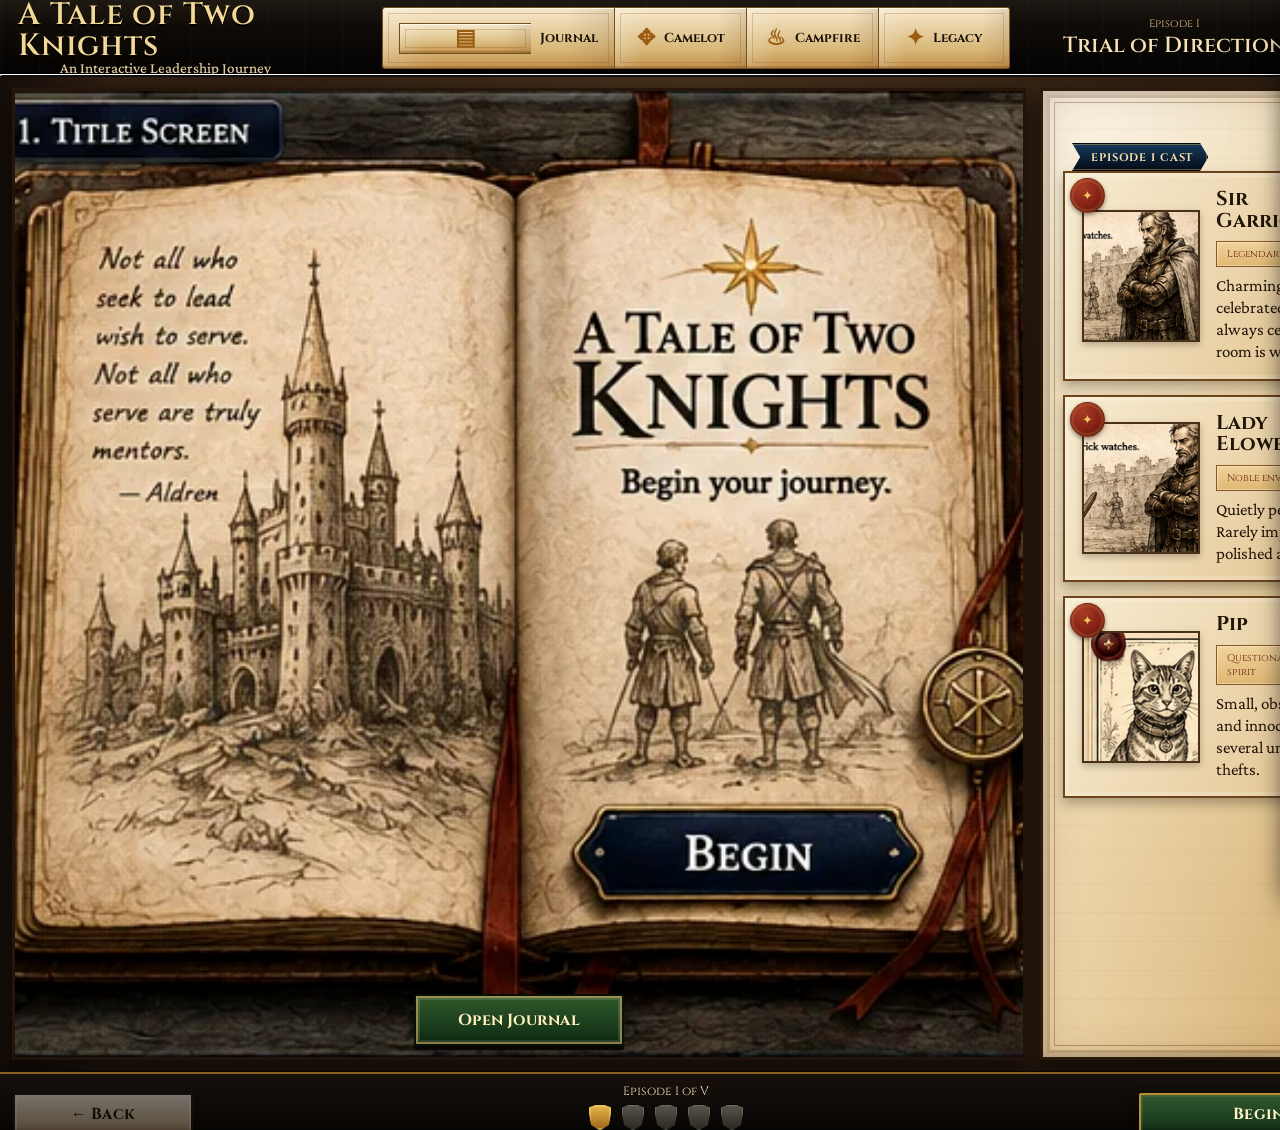
<file: index.html>
<!doctype html>
<html lang="en">
<head>
  <meta charset="utf-8" />
  <meta name="viewport" content="width=device-width, initial-scale=1" />
  <meta name="theme-color" content="#090806" />
  <title>A Tale of Two Knights | Trial of Direction</title>
  <link rel="preconnect" href="https://fonts.googleapis.com">
  <link rel="preconnect" href="https://fonts.gstatic.com" crossorigin>
  <link href="https://fonts.googleapis.com/css2?family=Cinzel:wght@500;600;700&family=Crimson+Pro:ital,wght@0,400;0,600;0,700;1,400;1,600&family=Caveat:wght@500;600&display=swap" rel="stylesheet">
  <link rel="stylesheet" href="style.css?v=FULL-SPRINT-1" />
</head>
<body>
  <a class="skip-link" href="#stage">Skip to game</a>
  <div id="app" class="app-shell">
    <header class="topbar">
      <div class="brand-mark" aria-hidden="true">✣</div>
      <div class="brand">
        <span class="brand-title">A Tale of Two Knights</span>
        <strong>An Interactive Leadership Journey</strong>
      </div>
      <nav class="world-nav" aria-label="World sections">
        <button id="journalBtn" type="button"><span>▤</span>Journal</button>
        <span><b>✥</b>Camelot</span>
        <span><b>♨</b>Campfire</span>
        <span><b>✦</b>Legacy</span>
      </nav>
      <div class="episode-title"><small>Episode I</small><strong>Trial of Direction</strong></div>
      <button id="settingsBtn" class="seal-button" type="button" aria-label="Open accessibility and research settings" aria-expanded="false">⚙</button>
    </header>

    <main id="stage" class="stage" aria-live="polite" tabindex="-1"></main>

    <footer class="nav-rail" aria-label="Scene navigation">
      <button id="backBtn" class="nav-button back-button" type="button">← Back</button>
      <div class="episode-progress"><span>Episode I of V</span><div class="pips" aria-hidden="true"><i class="on"></i><i></i><i></i><i></i><i></i></div><p id="sceneHint" class="scene-hint">Your story begins.</p></div>
      <button id="continueBtn" class="nav-button continue-button" type="button">Begin →</button>
    </footer>
  </div>

  <aside id="journalPanel" class="journal-panel" aria-hidden="true" aria-label="Campaign journal">
    <div class="journal-header"><div><span class="eyebrow">Campaign Journal</span><h2>Your apprenticeship</h2></div><button id="closeJournalBtn" class="icon-button" aria-label="Close journal">×</button></div>
    <nav class="journal-tabs" aria-label="Journal sections"><button class="tab active" data-tab="quest">Quest</button><button class="tab" data-tab="people">People</button><button class="tab" data-tab="evidence">Clues</button><button class="tab" data-tab="code">Oath</button><button class="tab" data-tab="memory">Memory</button></nav>
    <div id="journalContent" class="journal-content"></div>
  </aside>
  <section id="settingsPanel" class="settings-panel" aria-hidden="true" aria-label="Accessibility and research settings">
    <div class="settings-header"><div><span class="eyebrow">Settings</span><h2>Shape the experience</h2></div><button id="closeSettingsBtn" class="icon-button" aria-label="Close settings">×</button></div>
    <label class="setting-row"><input id="largeText" type="checkbox"><span><strong>Larger text</strong><small>Increase body and control text.</small></span></label>
    <label class="setting-row"><input id="dyslexiaMode" type="checkbox"><span><strong>Dyslexia-friendly type</strong><small>Use a clean sans-serif reading font.</small></span></label>
    <label class="setting-row"><input id="audioMode" type="checkbox" checked><span><strong>Interface sounds</strong><small>Page, quill, and seal sounds.</small></span></label>
    <label class="setting-row"><input id="motionMode" type="checkbox"><span><strong>Reduce motion</strong><small>Minimize page and hover animation.</small></span></label>
    <label class="setting-row"><input id="researchMode" type="checkbox"><span><strong>Research mode</strong><small>Reveal assessment data and design notes.</small></span></label>
  </section>
  <div id="scrim" class="scrim" hidden></div>
  <div id="toastRegion" aria-live="polite" aria-atomic="true"></div>
  <script src="visual-assets.js?v=19.0.0"></script>
  <script src="game.js?v=15.0.0"></script>
</body>
</html>
</file>
<file: style.css>
:root{
  --black:#060504;--ink:#211408;--wood:#24170d;--wood2:#4b2f16;
  --paper:#ead0a0;--paper-light:#f6e7c8;--paper-deep:#d9b77b;
  --navy:#07182c;--navy2:#14344f;--green:#183a1b;--red:#7b1d13;
  --gold:#d3a33c;--gold-light:#f0d17a;--line:#765027;
  --shadow:0 12px 28px rgba(0,0,0,.58)
}
*{box-sizing:border-box}html,body{margin:0;min-height:100%;background:#050403;color:var(--ink);font-family:"Crimson Pro",Georgia,serif}button,input,textarea{font:inherit}button{cursor:pointer}button:focus-visible,textarea:focus-visible,input:focus-visible{outline:3px solid #64bfff;outline-offset:3px}.skip-link{position:fixed;top:-70px;left:12px;z-index:100;background:#fff;color:#000;padding:10px}.skip-link:focus{top:12px}
body{background:radial-gradient(circle at 50% -20%,#3d2b19 0,transparent 38%),#050403}
.app-shell{display:grid;grid-template-rows:76px minmax(0,1fr) 58px;min-height:100vh;width:100%;overflow:hidden;background:#17100a}
.topbar,.stage,.nav-rail{position:relative;z-index:1}
.topbar{display:grid;grid-template-columns:minmax(350px,1.12fr) auto minmax(300px,.78fr) 56px;align-items:center;gap:14px;padding:0 18px;color:#f5e1b4;background:linear-gradient(180deg,#15110d,#050504 82%);border-bottom:3px double #8a5d26;box-shadow:0 5px 16px #000}
.brand-mark{display:none}.brand{line-height:1}.brand-title{display:block;font-family:Cinzel,serif;font-size:clamp(26px,2.4vw,40px);font-weight:600;letter-spacing:.025em;text-shadow:0 2px #000}.brand strong{display:block;margin-left:42px;color:#dfc99d;font-size:15px;font-weight:500}.world-nav{display:flex;height:62px;align-self:center}.world-nav span,.world-nav button{display:flex;align-items:center;justify-content:center;gap:9px;min-width:132px;padding:0 16px;color:#1a1109;background:linear-gradient(#f6e7c7,#d7b47d 72%,#c79855);border:1px solid #805526;border-right:0;font-family:Cinzel,serif;font-size:13px;font-weight:700;box-shadow:inset 0 1px rgba(255,255,255,.8)}.world-nav>:first-child{border-radius:3px 0 0 3px}.world-nav>:last-child{border-right:1px solid #805526;border-radius:0 3px 3px 0}.world-nav b,.world-nav button span{font-size:22px;color:#9c5c12}.episode-title{text-align:center;font-family:Cinzel,serif}.episode-title small{display:block;color:#d8bd84;font-size:11px}.episode-title strong{font-size:clamp(20px,1.7vw,29px);font-weight:600}.seal-button{width:52px;height:52px;border-radius:50%;border:2px solid #4a1009;color:#f2c35d;background:radial-gradient(circle at 35% 25%,#c04c31,#77180f 62%,#3b0805);box-shadow:inset 0 0 0 4px rgba(255,200,115,.15),0 4px 9px #000;font-size:20px}
.stage{min-height:0;overflow:auto;padding:10px;background:radial-gradient(circle at 50% -8%,rgba(230,188,106,.16),transparent 34%),repeating-linear-gradient(90deg,rgba(255,255,255,.01) 0 1px,transparent 1px 32px),#332216}
.scene{width:min(1540px,100%);min-height:100%;margin:auto;display:grid;gap:12px}.scene.two-col{grid-template-columns:minmax(0,1.46fr) minmax(330px,.54fr);align-items:stretch}
.panel,.memory-page,.manuscript-panel{position:relative;overflow:hidden;padding:24px;border:2px solid #432812;border-radius:2px;background:radial-gradient(circle at 18% 0,rgba(255,255,255,.48),transparent 28%),repeating-linear-gradient(0deg,transparent 0 30px,rgba(74,43,17,.04) 30px 31px),linear-gradient(112deg,#f6e6c5,#dfbd82 72%,#ecd19e);box-shadow:inset 0 0 0 5px rgba(255,255,255,.13),inset 0 0 0 7px rgba(78,45,18,.18),inset 0 0 34px rgba(72,40,13,.16),var(--shadow)}
.panel:after,.memory-page:after,.manuscript-panel:after{content:"";position:absolute;inset:9px;border:1px solid rgba(91,54,22,.35);pointer-events:none}.panel:before,.memory-page:before{content:"";position:absolute;right:18px;top:13px;width:78px;height:78px;border:1px solid rgba(92,58,27,.1);border-radius:50%;pointer-events:none}
.panel.illustrated{padding:0;border:3px solid #241509;background:#130d08;box-shadow:inset 0 0 0 4px #65421c,inset 0 0 0 6px #b27d31,0 10px 24px rgba(0,0,0,.65)}.panel.illustrated:after{inset:8px;border-color:rgba(238,197,111,.4)}.panel.illustrated:before{content:"";position:absolute;z-index:2;inset:11px;border:1px solid rgba(224,177,76,.48);border-radius:0;pointer-events:none}.panel.illustrated .scene-art{display:block;width:100%;height:clamp(280px,48vh,560px);object-fit:cover;object-position:center;background:#d9bd88;filter:sepia(.68) contrast(1.12) saturate(.68)}.panel.illustrated .art-copy{position:relative;z-index:3;padding:20px 27px 24px;background:linear-gradient(180deg,#f7e8c8,#e3c18a);border-top:2px solid #765126}
.eyebrow{display:inline-block;margin-bottom:6px;color:#76271c;font:700 11px/1.2 Cinzel,serif;letter-spacing:.1em;text-transform:uppercase}h1,h2,h3{position:relative;z-index:1;margin:0 0 10px;font-family:Cinzel,serif;line-height:1.08}h1{font-size:clamp(36px,4vw,62px)}h2{font-size:clamp(24px,2.1vw,34px)}h3{font-size:19px}.lede{font-size:clamp(21px,1.8vw,27px);margin:9px 0 13px}.copy{font-size:18px;line-height:1.42}.hand{font-family:Caveat,cursive;font-size:27px;line-height:1.34}.small-note{font-size:14px}.quote{margin:17px 0;padding:14px 18px;border-left:5px solid #7b2318;background:rgba(255,248,228,.44);font-size:20px;font-style:italic;box-shadow:inset 0 0 0 1px rgba(100,60,25,.2)}
/* Opening page retained from approved V13 */
.opening-scene{grid-template-columns:minmax(0,1.5fr) minmax(360px,.5fr);align-items:stretch}.reference-cover{position:relative;min-height:calc(100vh - 164px);overflow:hidden;border:3px solid #25150a;background:#120d08;box-shadow:inset 0 0 0 5px #5c3a17,inset 0 0 0 7px #b17a2e,0 10px 24px rgba(0,0,0,.65)}.reference-cover img{display:block;width:100%;height:100%;object-fit:cover;object-position:center;filter:contrast(1.02) saturate(.94)}.reference-journal-button{position:absolute;left:50%;bottom:6.5%;transform:translateX(-50%);min-width:210px;padding:13px 22px;border:1px solid #c99b3f;background:linear-gradient(#173650,#07172b);color:#f5e3b9;font-family:Cinzel,serif;font-weight:700;letter-spacing:.03em;box-shadow:inset 0 0 0 2px rgba(255,255,255,.08),0 4px 10px #000}.opening-cast{position:relative;padding:42px 20px 18px}.ribbon-label{position:absolute;left:14px;top:10px;padding:6px 18px;background:linear-gradient(#183655,#07172b);color:#f4dfb2;border:1px solid #c59a46;font-family:Cinzel,serif;font-size:13px;box-shadow:0 3px 7px rgba(0,0,0,.45)}
/* Codex character cards */
.character-card{position:relative;display:grid;grid-template-columns:112px 1fr;gap:17px;align-items:center;margin-bottom:13px;padding:14px;border:1px solid #765027;background:linear-gradient(105deg,rgba(255,247,224,.73),rgba(224,186,126,.4));box-shadow:inset 0 0 0 3px rgba(255,255,255,.22),0 3px 8px rgba(55,31,12,.25)}.character-card:after{content:"";position:absolute;inset:5px;border:1px solid rgba(102,62,27,.18);pointer-events:none}.portrait-art{width:112px;height:126px;object-fit:cover;border:2px solid #3d230e;background:#e2c28d;filter:sepia(.62) contrast(1.12) saturate(.72)}.badge{display:inline-block;padding:5px 9px;border:1px solid #95602b;background:#edcd93;color:#6b241a;font-family:Cinzel,serif;font-size:10px}.character-card p{margin:8px 0 0;font-size:17px;line-height:1.3}
/* Interior route screen: convert plain buttons into illustrated manuscript location cards */
.choice-grid{display:grid;grid-template-columns:repeat(3,minmax(0,1fr));gap:10px;margin-top:16px}.choice-button{position:relative;min-height:174px;padding:112px 12px 13px;border:1px solid #68451f;border-radius:2px;overflow:hidden;background:#ead09e;color:#1d1209;font-family:Cinzel,serif;font-size:13px;font-weight:700;line-height:1.2;text-align:center;box-shadow:inset 0 0 0 4px rgba(255,255,255,.18),0 3px 0 #3b2411}.choice-button:before{content:"";position:absolute;left:0;right:0;top:0;height:104px;background-position:center;background-size:cover;filter:sepia(.72) contrast(1.16) saturate(.65);border-bottom:1px solid #765027}.choice-button:nth-child(1):before{background-image:url('assets/yard.png?v=19.0.0')}.choice-button:nth-child(2):before{background-image:url('assets/library.png?v=19.0.0')}.choice-button:nth-child(3):before{background-image:url('assets/garden.png?v=19.0.0')}.choice-button:after{content:"✦";position:absolute;left:9px;top:8px;display:grid;place-items:center;width:28px;height:32px;color:#f3d780;background:linear-gradient(#8d2a1d,#63160f);clip-path:polygon(50% 0,100% 15%,88% 82%,50% 100%,12% 82%,0 15%);text-shadow:0 1px #000}.choice-button:nth-child(2):after{background:linear-gradient(#9d641a,#6c3b0c)}.choice-button:nth-child(3):after{background:linear-gradient(#31572c,#17381b)}.choice-button:hover,.secondary-button:hover,.inline-journal:hover{transform:translateY(-2px);filter:brightness(1.05)}
.secondary-button,.inline-journal{border:1px solid #68451f;border-radius:2px;padding:11px 15px;background:linear-gradient(#f5e4c4,#d7b47a);color:#1a1109;font-weight:700;box-shadow:inset 0 0 0 2px rgba(255,255,255,.3),0 2px 0 #3b2411}
/* Exploration map */
.quest-map{display:grid;grid-template-columns:repeat(3,minmax(0,1fr));gap:11px;margin-top:16px}.location{display:grid;grid-template-rows:150px 1fr auto;min-height:330px;border:2px solid #6c461f;background:rgba(255,246,220,.55);box-shadow:inset 0 0 0 4px rgba(255,255,255,.16),0 4px 9px rgba(56,31,12,.25)}.location-art{width:100%;height:150px;object-fit:cover;filter:sepia(.75) contrast(1.16) saturate(.64);border-bottom:1px solid #80572e}.location-copy{padding:11px 13px}.location-copy h3{text-align:center}.location-copy p{margin:6px 0;font-size:16px;line-height:1.3}.location-state{display:block;text-align:center;color:#6f261c;font:700 10px Cinzel,serif;text-transform:uppercase}.location .secondary-button{margin:0 11px 11px}.location.visited{box-shadow:inset 0 0 0 4px rgba(41,86,38,.32),0 4px 9px rgba(56,31,12,.25)}
/* Assessments and chronicle */
.profile-intro{display:grid;grid-template-columns:1fr 270px;gap:20px}.garrick-note{padding:17px;border:1px solid #87582d;background:rgba(255,241,207,.45);font-family:Caveat,cursive;font-size:22px;transform:rotate(-1deg)}.prompt-card{margin:0 0 12px;padding:14px;border:1px solid #80572e;background:rgba(255,248,225,.36)}.prompt-card legend{padding:0 8px;font-family:Cinzel,serif;font-weight:700}.scale{display:grid;grid-template-columns:repeat(5,minmax(0,1fr));gap:7px}.scale label{position:relative}.scale input{position:absolute;opacity:0}.scale span{display:block;height:100%;padding:9px;border:1px solid #9a7246;background:rgba(255,255,255,.24);font-size:14px;line-height:1.25}.scale input:checked+span{background:linear-gradient(#173650,#07172b);color:#f6e3b8;border-color:#c79a3c;box-shadow:inset 0 0 0 2px rgba(255,255,255,.08)}.seal-mark{text-align:center;color:#7b2218;font-family:Cinzel,serif}.chronicle-cover{display:grid;grid-template-columns:1.35fr .65fr;gap:12px}.legacy-strip{display:grid;gap:12px}.legacy-item{display:grid;grid-template-columns:90px 1fr;gap:12px;align-items:center}.legacy-meter{height:12px;background:#3a2817;border:1px solid #6f4b25}.legacy-meter i{display:block;height:100%;background:linear-gradient(90deg,#8f2c1e,#daa438)}.code-grid,.memory-code-grid{display:grid;gap:8px}.code-row{display:grid;grid-template-columns:minmax(170px,1.1fr) repeat(3,minmax(125px,.75fr)) minmax(230px,1.5fr);gap:10px;align-items:center;padding:10px 0;border-bottom:1px solid rgba(92,55,24,.35)}.seal-scale{display:inline-flex;gap:4px}.seal-scale i{width:22px;height:25px;background:#7b2117;clip-path:polygon(50% 0,100% 15%,88% 82%,50% 100%,12% 82%,0 15%);opacity:.2}.seal-scale i.filled{opacity:1;box-shadow:inset 0 0 0 1px #48100a}.seal-scale.aspire i{background:#234a27}.change-note{margin:0;font-size:14px;line-height:1.25}.memory-spread{display:grid;grid-template-columns:1fr 1fr;gap:12px}.memory-page .scene-art{width:100%;max-height:270px;object-fit:cover;filter:sepia(.7) contrast(1.1)}.memory-code-row{display:grid;grid-template-columns:1fr 1fr 1fr 55px;gap:8px;align-items:center;padding:8px 0;border-bottom:1px solid rgba(92,55,24,.3)}.shift-summary{display:grid;grid-template-columns:1fr 1fr;gap:10px;margin-top:14px}.shift-card{padding:13px;border:1px solid #7b542d;background:rgba(255,246,220,.4)}textarea{width:100%;min-height:240px;padding:20px;border:1px solid #74502b;background:#f7e6c2;color:#23150b;font-family:Caveat,cursive;font-size:27px;box-shadow:inset 0 0 25px rgba(84,45,16,.12)}
/* Navigation */
.nav-rail{display:grid;grid-template-columns:180px 1fr 260px;align-items:center;gap:10px;padding:7px 13px;background:linear-gradient(#16130f,#070605);border-top:2px solid #7b5224;color:#f2dfb7;box-shadow:0 -3px 0 #1e130a}.nav-button{min-height:42px;border-radius:3px;border:1px solid #a5752d;font-family:Cinzel,serif;font-weight:700}.back-button{background:linear-gradient(#f6e7c7,#d7b276);color:#1a1109}.continue-button{background:linear-gradient(#315526,#173818);color:#fff3c6;box-shadow:inset 0 0 0 2px rgba(255,255,255,.08)}.nav-button:disabled{opacity:.42;cursor:not-allowed}.episode-progress{text-align:center}.episode-progress>span{font-family:Cinzel,serif;font-size:12px}.pips{display:flex;justify-content:center;gap:6px;margin-top:3px}.pips i{width:10px;height:10px;border-radius:50%;background:#30291e;border:1px solid #b48742}.pips i.on{background:#e0a52c;box-shadow:0 0 8px #e0a52c}.scene-hint{margin:2px 0 0;font-size:13px;color:#cdbb98}
/* Drawers */
.journal-panel,.settings-panel{position:fixed;z-index:40;top:0;right:0;width:min(520px,92vw);height:100vh;padding:22px;background:linear-gradient(110deg,#f5e5c2,#dec08d);border-left:5px solid #3d2815;box-shadow:-20px 0 45px rgba(0,0,0,.6);transform:translateX(105%);transition:transform .25s}.journal-panel.open,.settings-panel.open{transform:translateX(0)}.settings-panel{width:min(430px,92vw)}.journal-header,.settings-header{display:flex;justify-content:space-between;align-items:flex-start}.icon-button{width:38px;height:38px;border-radius:50%;border:1px solid #6c4522;background:#7c2117;color:#f4d889;font-size:23px}.journal-tabs{display:flex;gap:5px;margin:15px 0}.tab{padding:8px 10px;border:1px solid #74502a;background:#e2c28d}.tab.active{background:#102943;color:#f5dfad}.setting-row{display:flex;gap:12px;padding:14px 0;border-bottom:1px solid #9d7548}.setting-row span{display:grid}.scrim{position:fixed;inset:0;z-index:30;background:rgba(0,0,0,.62)}#toastRegion{position:fixed;z-index:60;right:20px;bottom:80px}.toast{margin-top:8px;padding:12px 15px;background:#0c1d30;color:#fff0c2;border:1px solid #c4933a;box-shadow:0 5px 15px #000}.research-panel{display:none}.research-on .research-panel{display:block}.large-text{font-size:118%}.dyslexia-mode{font-family:Arial,sans-serif}.reduce-motion *{transition:none!important;animation:none!important}
@media(min-width:1151px){.scene.two-col>.panel.illustrated{display:grid;grid-template-rows:minmax(280px,1fr) auto;min-height:calc(100vh - 164px)}.scene.two-col>.panel.illustrated .scene-art{height:100%;min-height:280px}.scene.two-col>.panel:not(.illustrated){min-height:calc(100vh - 164px);overflow:auto}.panel.illustrated .art-copy h2{font-size:clamp(26px,2vw,35px)}}
@media(max-width:1150px){.topbar{grid-template-columns:1fr auto 52px}.world-nav{display:none}.scene.two-col,.opening-scene{grid-template-columns:1fr}.quest-map{grid-template-columns:repeat(2,1fr)}.choice-grid{grid-template-columns:repeat(3,1fr)}.scale{grid-template-columns:1fr}.profile-intro,.chronicle-cover{grid-template-columns:1fr}.code-row{grid-template-columns:1fr 1fr}.opening-cast{display:grid;grid-template-columns:repeat(3,1fr);gap:10px}.character-card{grid-template-columns:1fr}.portrait-art{width:100%;height:150px}}
@media(max-width:720px){.app-shell{grid-template-rows:auto 1fr auto}.topbar{grid-template-columns:1fr 44px;padding:8px}.episode-title{display:none}.brand strong{display:none}.brand-title{font-size:23px}.stage{padding:6px}.panel{padding:16px}.opening-cast,.quest-map,.choice-grid,.memory-spread,.shift-summary{grid-template-columns:1fr}.nav-rail{grid-template-columns:105px 1fr 130px;padding:6px}.scene-hint{display:none}.memory-code-row{grid-template-columns:1fr}.reference-cover{min-height:480px}}

/* =========================================================
   MEDIEVAL UI COMPONENT LIBRARY v1.0
   Visual-only layer. game.js is intentionally untouched.
   ========================================================= */
:root{
  --frame-dark:#100b07;
  --frame-mid:#382313;
  --frame-gold:#b78131;
  --parchment:#efd7a7;
  --parchment-hi:#faedcf;
  --parchment-shadow:#c69a58;
  --ink-blue:#0b2138;
  --seal-red:#7f1f14;
  --forest:#254522;
}

/* Standard manuscript page */
.panel,.manuscript-panel,.memory-page{
  border:3px solid var(--frame-dark);
  background:
    radial-gradient(circle at 17% 12%,rgba(255,255,255,.52),transparent 26%),
    radial-gradient(circle at 82% 88%,rgba(109,62,19,.10),transparent 31%),
    repeating-linear-gradient(0deg,transparent 0 31px,rgba(74,43,17,.035) 31px 32px),
    linear-gradient(112deg,var(--parchment-hi),var(--parchment) 58%,#dfbd82);
  box-shadow:
    inset 0 0 0 4px rgba(181,126,48,.52),
    inset 0 0 0 7px rgba(30,18,9,.38),
    inset 0 0 32px rgba(69,36,10,.18),
    0 7px 0 #090604,
    0 14px 26px rgba(0,0,0,.55);
}
.panel:after,.manuscript-panel:after,.memory-page:after{inset:12px;border:1px solid rgba(92,55,22,.44)}
.panel.sketch:before,.manuscript-panel:before,.memory-page:before{
  content:"";position:absolute;inset:18px;pointer-events:none;opacity:.15;
  background:
    linear-gradient(90deg,transparent 48%,rgba(88,49,18,.18) 49%,transparent 50%) 0 0/38px 38px,
    linear-gradient(0deg,transparent 48%,rgba(88,49,18,.18) 49%,transparent 50%) 0 0/38px 38px;
}

/* Carved ribbon label */
.ribbon-label,.eyebrow{
  position:relative;z-index:5;display:inline-flex;align-items:center;
  min-height:28px;padding:5px 14px 5px 18px;margin:0 0 10px -5px;
  color:#f7dfaa;background:linear-gradient(#173b5c,#09192c 70%,#050d18);
  border:1px solid #03070d;box-shadow:inset 0 0 0 1px rgba(229,185,89,.38),0 3px 5px rgba(0,0,0,.45);
  font:700 11px/1 Cinzel,serif;letter-spacing:.08em;text-transform:uppercase;
  clip-path:polygon(0 0,94% 0,100% 50%,94% 100%,0 100%,6% 50%);
}
.eyebrow:before{content:"✦";margin-right:7px;color:#e0ad42}

/* Knight's Codex cards */
.character-card{
  position:relative;display:grid;grid-template-columns:118px 1fr;gap:16px;align-items:center;
  margin:0 0 14px;padding:15px 17px;
  border:2px solid #523317;background:
    radial-gradient(circle at 90% 12%,rgba(116,70,24,.08) 0 42px,transparent 43px),
    linear-gradient(105deg,#f7e8c8,#e6c58e);
  box-shadow:inset 0 0 0 3px rgba(255,255,255,.28),inset 0 0 0 5px rgba(109,68,28,.25),0 5px 10px rgba(49,27,10,.28);
}
.character-card:before{content:"CODEX";position:absolute;right:11px;top:9px;color:rgba(80,42,16,.22);font:700 9px Cinzel,serif;letter-spacing:.16em}
.character-card:after{
  content:"✦";position:absolute;right:13px;bottom:12px;display:grid;place-items:center;width:33px;height:33px;
  color:#efc35d;background:radial-gradient(circle at 35% 25%,#aa3c26,var(--seal-red) 62%,#3f0b06);
  border-radius:50%;box-shadow:inset 0 0 0 3px rgba(255,196,98,.15),0 2px 4px rgba(0,0,0,.45);font-size:13px;
}
.portrait-art{width:118px;height:132px;border:2px solid #3f2713;box-shadow:inset 0 0 0 3px #d3ad6c,0 3px 7px rgba(0,0,0,.25);background:#efd9aa;object-fit:cover;filter:sepia(.6) contrast(1.14) saturate(.72)}
.character-card h3{margin-right:42px;font-size:20px}
.badge{padding:5px 10px;background:linear-gradient(#f1d39c,#dfb874);border:1px solid #8a5725;box-shadow:inset 0 0 0 1px rgba(255,255,255,.35)}

/* Illustrated location-card family */
.choice-grid{gap:14px;margin-top:18px}
.choice-button{
  min-height:218px;padding:151px 14px 15px;border:3px solid #34200f;
  background:linear-gradient(#f7e9ca,#ddb978);font-size:14px;letter-spacing:.015em;
  box-shadow:inset 0 0 0 3px rgba(190,137,55,.55),inset 0 0 0 6px rgba(255,255,255,.18),0 5px 0 #120b06,0 9px 13px rgba(0,0,0,.32);
  transition:transform .15s ease,filter .15s ease,box-shadow .15s ease;
}
.choice-button:before{height:140px;background-size:cover;background-position:center 42%;border-bottom:2px solid #5d3b1c}
.choice-button:after{left:12px;top:10px;width:34px;height:39px;font-size:15px;filter:drop-shadow(0 2px 1px rgba(0,0,0,.55))}
.choice-button:hover{transform:translateY(-5px);filter:brightness(1.06);box-shadow:inset 0 0 0 3px rgba(221,175,83,.75),inset 0 0 0 6px rgba(255,255,255,.22),0 8px 0 #120b06,0 14px 18px rgba(0,0,0,.36)}
.choice-button:focus-visible{outline:3px solid #6bc7ff;outline-offset:4px}

.quest-map{gap:15px}
.location{
  position:relative;grid-template-rows:172px 1fr auto;min-height:365px;border:3px solid #34200f;
  background:linear-gradient(#f8eacb,#dfbd83);box-shadow:inset 0 0 0 3px rgba(190,137,55,.45),0 6px 0 #120b06,0 11px 17px rgba(0,0,0,.28);
}
.location:before{content:"";position:absolute;z-index:2;left:12px;top:10px;width:35px;height:40px;background:linear-gradient(#8b2b1e,#5c130d);clip-path:polygon(50% 0,100% 15%,88% 82%,50% 100%,12% 82%,0 15%);box-shadow:0 2px 2px rgba(0,0,0,.4)}
.location:nth-child(2):before,.location:nth-child(5):before{background:linear-gradient(#a1681c,#663909)}
.location:nth-child(3):before,.location:nth-child(4):before{background:linear-gradient(#3f6636,#1d3a20)}
.location-art{height:172px;border-bottom:2px solid #5d3b1c}
.location-copy{padding:14px 16px}.location-copy h3{font-size:20px}.location-state{margin:4px 0 8px;color:#7b251a;letter-spacing:.1em}
.location.visited:after{content:"COMPLETE";position:absolute;right:10px;top:12px;padding:5px 8px;color:#f5e4b8;background:#214824;border:1px solid #0c260f;font:700 9px Cinzel,serif;letter-spacing:.09em}

/* Medieval button system */
.secondary-button,.inline-journal,.nav-button,.reference-journal-button{
  position:relative;overflow:hidden;border:2px solid #160d07;border-radius:2px;font-family:Cinzel,serif;letter-spacing:.015em;
  box-shadow:inset 0 0 0 2px rgba(221,175,83,.56),inset 0 0 0 4px rgba(255,255,255,.12),0 4px 0 #090604,0 7px 10px rgba(0,0,0,.35);
}
.secondary-button,.inline-journal,.back-button{background:linear-gradient(#f6e8cb,#d6af70 75%,#b88643);color:#1b1008}
.continue-button,.reference-journal-button{background:linear-gradient(#31592b,#17391a 70%,#0b240f);color:#fff0bd;border-color:#061008}
.secondary-button:hover,.inline-journal:hover,.nav-button:hover:not(:disabled),.reference-journal-button:hover{transform:translateY(-2px);filter:brightness(1.08)}
.nav-button:active,.secondary-button:active,.inline-journal:active,.reference-journal-button:active{transform:translateY(2px);box-shadow:inset 0 0 0 2px rgba(221,175,83,.45),0 1px 0 #090604}
.nav-button:disabled{filter:grayscale(.5);opacity:.45}

/* Shield progress system */
.pips{gap:9px;margin-top:5px}.pips i{width:24px;height:27px;border:1px solid #070504;border-radius:0;background:linear-gradient(#5b554a,#292720);clip-path:polygon(50% 0,100% 16%,87% 80%,50% 100%,13% 80%,0 16%);box-shadow:inset 0 0 0 1px rgba(255,255,255,.15)}
.pips i.on{background:linear-gradient(#e6b64a,#9c6516);box-shadow:inset 0 0 0 2px rgba(255,235,157,.35),0 0 9px rgba(224,165,44,.65)}

/* Wax seal utility for completion moments */
.seal-mark{position:relative;margin:20px auto 4px;padding-top:58px;color:#6d1c13}
.seal-mark:before{content:"✦";position:absolute;left:50%;top:0;transform:translateX(-50%);display:grid;place-items:center;width:54px;height:54px;border-radius:50%;color:#edc05d;background:radial-gradient(circle at 35% 25%,#be4a31,#7b1b12 62%,#3f0905);box-shadow:inset 0 0 0 4px rgba(255,199,104,.14),0 4px 7px rgba(0,0,0,.45)}

/* Decorative manuscript details */
.art-copy:before{content:"✦";float:left;margin:1px 10px 2px 0;color:#8a281b;font:700 34px/1 Cinzel,serif}
.quote{position:relative;border-left:0;padding:17px 22px 17px 27px;border:1px solid rgba(112,67,29,.42);background:rgba(255,248,228,.54)}
.quote:before{content:"“";position:absolute;left:7px;top:-2px;color:#8a281b;font:700 38px Georgia,serif}

/* Responsive safeguards */
@media(max-width:1150px){.character-card{grid-template-columns:105px 1fr}.portrait-art{width:105px;height:120px}.choice-button{min-height:195px;padding-top:132px}.choice-button:before{height:122px}}
@media(max-width:720px){.character-card{grid-template-columns:88px 1fr;padding:12px}.portrait-art{width:88px;height:102px}.choice-button{min-height:210px}.pips i{width:18px;height:21px}}

/* === FULL VISUAL PRODUCTION SPRINT 1.0 === */
:root{
  --vellum:#ead0a0;--vellum-hi:#f8ecd2;--vellum-low:#cfa86a;
  --oak:#1b1009;--oak-hi:#4a2b13;--gilt:#d6a63a;--gilt-hi:#f4dc8b;
  --blood:#7d1d12;--forest:#254a2b;--royal:#0b2745;
}
body{background:
  radial-gradient(circle at 50% -10%,rgba(214,166,58,.12),transparent 36%),
  linear-gradient(90deg,#120b07,#2e1c10 8%,#2e1c10 92%,#120b07);
}
.topbar{min-height:78px;background:
  linear-gradient(180deg,rgba(255,255,255,.035),transparent 35%),
  repeating-linear-gradient(90deg,rgba(255,255,255,.012) 0 2px,transparent 2px 38px),
  linear-gradient(180deg,#16100b,#050403 88%);
  border-bottom:2px solid #9a6a25;box-shadow:0 6px 20px #000,inset 0 -1px #e2b858}
.brand-title{color:#f2d996;text-shadow:0 2px 0 #000,0 0 18px rgba(219,170,59,.12)}
.world-nav span,.world-nav button{position:relative;background:
  linear-gradient(90deg,rgba(255,255,255,.2),transparent 22%,transparent 78%,rgba(83,45,12,.13)),
  linear-gradient(#f7e9cc,#d8b778 70%,#c28f49);border-color:#725020;box-shadow:inset 0 1px #fff8e9,inset 0 -2px rgba(85,43,8,.22)}
.world-nav span:after,.world-nav button:after{content:"";position:absolute;inset:5px;border:1px solid rgba(121,77,24,.24);pointer-events:none}
.stage{padding:12px;background:
  linear-gradient(90deg,rgba(0,0,0,.52),transparent 8%,transparent 92%,rgba(0,0,0,.52)),
  radial-gradient(circle at 50% 5%,rgba(208,156,72,.15),transparent 38%),#2f1e12}
.scene{gap:14px}
.panel,.memory-page,.manuscript-panel{border:3px solid #2c190c;background:
  radial-gradient(circle at 17% 0,rgba(255,255,255,.45),transparent 26%),
  radial-gradient(circle at 82% 90%,rgba(119,68,17,.08),transparent 30%),
  repeating-linear-gradient(0deg,transparent 0 28px,rgba(78,40,8,.035) 28px 29px),
  linear-gradient(110deg,#f7ebd1,#e6c995 68%,#d7b16f);
  box-shadow:inset 0 0 0 4px rgba(255,255,255,.14),inset 0 0 0 7px rgba(79,43,13,.22),inset 0 0 42px rgba(77,40,11,.18),0 12px 26px rgba(0,0,0,.62)}
.panel:after,.memory-page:after,.manuscript-panel:after{inset:11px;border:1px solid rgba(99,58,20,.38)}
.panel.illustrated{border:3px solid #160d08;box-shadow:inset 0 0 0 4px #4a2b12,inset 0 0 0 7px #b58431,0 14px 30px rgba(0,0,0,.7)}
.panel.illustrated .scene-art{height:clamp(330px,52vh,650px);filter:sepia(.18) contrast(1.05) saturate(.82);object-fit:cover;background:#d8b77a}
.panel.illustrated .art-copy{background:linear-gradient(180deg,#f9edd5,#dfbd82);padding:22px 30px 27px}
.quest-map{gap:16px}
.location{border:3px solid #251509;background:linear-gradient(#f7e8c8,#dfbd82);box-shadow:inset 0 0 0 4px rgba(255,255,255,.25),inset 0 0 0 6px rgba(89,48,15,.18),0 9px 16px rgba(0,0,0,.36);transition:transform .18s ease,box-shadow .18s ease}
.location:hover{transform:translateY(-5px);box-shadow:inset 0 0 0 4px rgba(255,255,255,.28),inset 0 0 0 6px rgba(89,48,15,.18),0 16px 25px rgba(0,0,0,.48)}
.location:before{content:"";position:absolute;z-index:4;top:10px;left:10px;width:30px;height:36px;background:linear-gradient(#9c2a1b,#5f130d);clip-path:polygon(50% 0,100% 14%,90% 78%,50% 100%,10% 78%,0 14%);box-shadow:0 2px 4px rgba(0,0,0,.45)}
.location:nth-child(2n):before{background:linear-gradient(#a56a17,#6b3b0d)}
.location:nth-child(3n):before{background:linear-gradient(#315f36,#17361d)}
.location-art{height:210px;object-fit:cover;filter:sepia(.2) contrast(1.06) saturate(.8);border-bottom:2px solid #69451e;background:#ead0a0}
.location-copy{min-height:122px;padding:14px 18px}.location-copy h3{font-size:22px}.location-state{letter-spacing:.14em}
.secondary-button,.primary-button,.nav-button,.choice-button{border:2px solid #251609;background:linear-gradient(#f9ecd0,#d6ad69 75%,#b87a31);box-shadow:inset 0 0 0 2px rgba(255,255,255,.35),0 4px 0 #4f2a0d,0 7px 12px rgba(0,0,0,.25);font-family:Cinzel,serif;font-weight:700}
.secondary-button:hover,.primary-button:hover,.nav-button:hover,.choice-button:hover{filter:brightness(1.06);transform:translateY(-1px)}
.continue-button{color:#fff2c7;background:linear-gradient(#31582e,#183b1d 72%,#0e2412);border-color:#bd8d31;box-shadow:inset 0 0 0 2px rgba(255,255,255,.08),0 4px 0 #08160a,0 7px 14px rgba(0,0,0,.36)}
.codex,.cast-panel,.people-panel{background:linear-gradient(100deg,#f6e8cb,#dcbb82)}
.character-card,.person-card,.cast-card{border:2px solid #6c451d;background:linear-gradient(120deg,#f8ecd2,#e0c08a);box-shadow:inset 0 0 0 4px rgba(255,255,255,.18),0 6px 11px rgba(0,0,0,.28)}
.character-card img,.person-card img,.cast-card img,.portrait{filter:sepia(.16) contrast(1.06) saturate(.78);border:2px solid #543112;background:#ead0a0}
.ribbon,.ribbon-heading{color:#f7e4b3;background:linear-gradient(#163b5b,#071a2d);border:1px solid #020a12;box-shadow:0 3px 0 #49290f,0 5px 9px rgba(0,0,0,.35);font-family:Cinzel,serif}
.quote{border-left-color:#8b2216;background:rgba(255,248,229,.56);box-shadow:inset 0 0 0 1px rgba(91,51,17,.28)}
.nav-rail{background:linear-gradient(#18110c,#070504);border-top:2px solid #8f6125;box-shadow:0 -5px 16px rgba(0,0,0,.55)}
.journal-panel,.settings-panel{background:
  repeating-linear-gradient(0deg,transparent 0 29px,rgba(75,40,12,.04) 29px 30px),
  linear-gradient(105deg,#f8ecd3,#d9b67c);border-left:4px solid #23140a;box-shadow:-14px 0 28px rgba(0,0,0,.58)}
@media(max-width:1100px){.topbar{grid-template-columns:1fr auto 52px}.world-nav{display:none}.episode-title{font-size:.9em}.scene.two-col,.opening-scene{grid-template-columns:1fr}.panel.illustrated .scene-art{height:min(48vh,520px)}}
@media(max-width:720px){.app-shell{grid-template-rows:68px 1fr 64px}.topbar{padding:0 9px;gap:8px}.brand-title{font-size:22px}.brand strong{display:none}.episode-title strong{font-size:16px}.stage{padding:5px}.panel,.memory-page,.manuscript-panel{padding:17px}.quest-map{grid-template-columns:1fr}.location-art{height:230px}}
</file>
